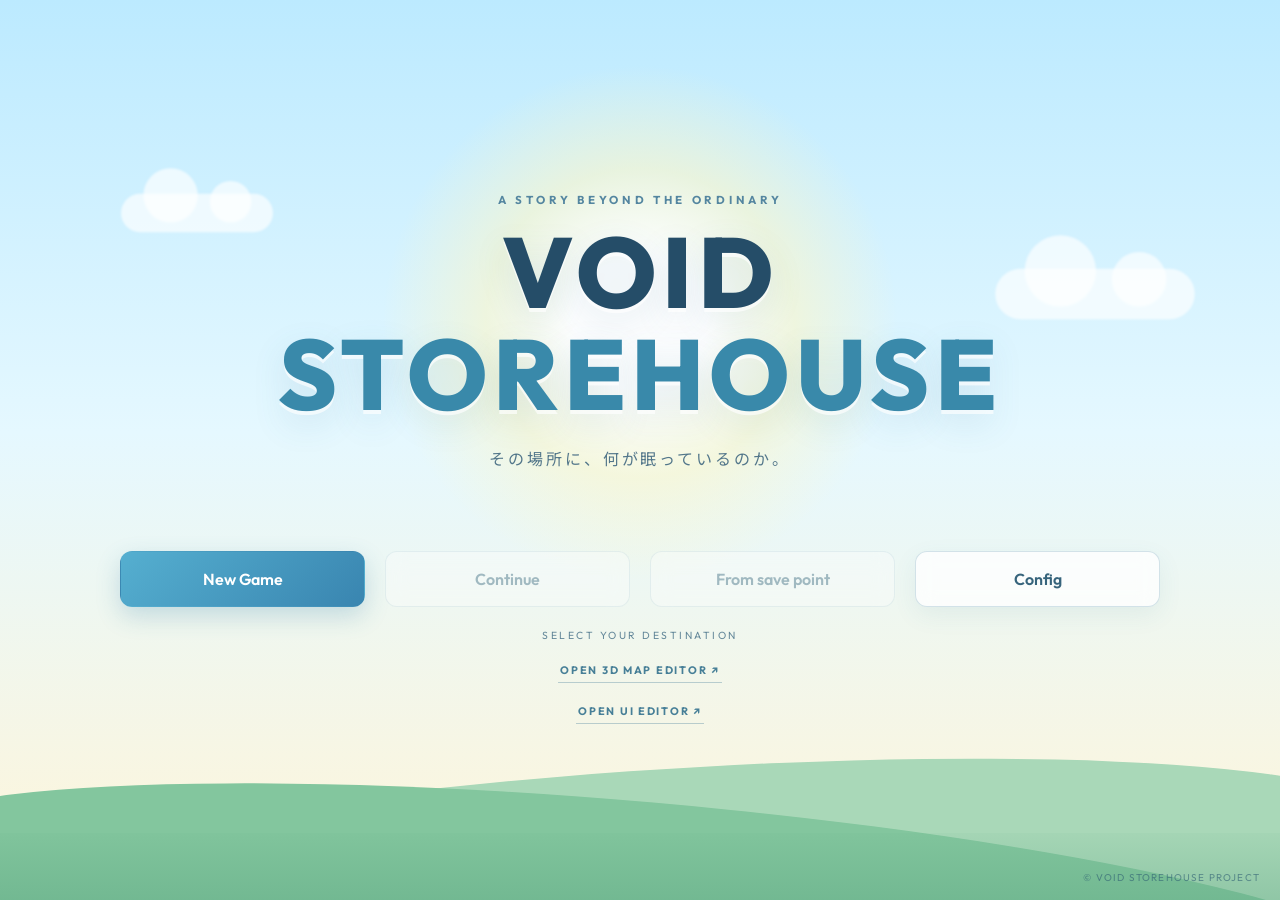
<file: index.html>
<!doctype html>
<html lang="ja">
<head>
  <meta charset="UTF-8">
  <meta name="viewport" content="width=device-width, initial-scale=1">
  <meta name="theme-color" content="#d9f3ff">
  <meta name="description" content="VOID STOREHOUSE - Horror game">
  <title>VOID STOREHOUSE</title>
  <link rel="stylesheet" href="./style.css">
  <script src="./main.js" defer></script>
</head>
<body>
  <main class="title-screen">
    <div class="sun-glow" aria-hidden="true"></div>
    <div class="cloud cloud-one" aria-hidden="true"></div>
    <div class="cloud cloud-two" aria-hidden="true"></div>
    <div class="landscape" aria-hidden="true">
      <div class="hill hill-back"></div>
      <div class="hill hill-front"></div>
      <div class="grass"></div>
    </div>

    <header class="brand">
      <p class="eyebrow">A STORY BEYOND THE ORDINARY</p>
      <h1>VOID <span>STOREHOUSE</span></h1>
      <p class="subtitle">その場所に、何が眠っているのか。</p>
    </header>

    <nav class="menu" aria-label="Main menu">
      <button class="menu-button primary" data-action="new-game">New Game</button>
      <button class="menu-button" data-action="continue">Continue</button>
      <button class="menu-button" data-action="save-point">From save point</button>
      <button class="menu-button" data-action="config">Config</button>
    </nav>

    <p class="menu-hint" id="menu-hint" aria-live="polite">SELECT YOUR DESTINATION</p>
    <a class="editor-link" href="./editor.html">OPEN 3D MAP EDITOR ↗</a>
    <a class="editor-link" href="./ui-editor.html">OPEN UI EDITOR ↗</a>
    <footer class="footer">© VOID STOREHOUSE PROJECT</footer>

    <section class="config-panel" id="config-panel" aria-label="Configuration" hidden>
      <div class="config-card">
        <button class="close-config" id="close-config" aria-label="Close">×</button>
        <p class="eyebrow">SETTINGS</p>
        <h2>Config</h2>
        <label class="volume-row" for="volume">
          <span>Master volume</span>
          <output id="volume-value">70%</output>
        </label>
        <input id="volume" type="range" min="0" max="100" value="70">
        <button class="menu-button primary config-close-button" id="config-done">Done</button>
      </div>
    </section>
  </main>
</body>
</html>
</file>
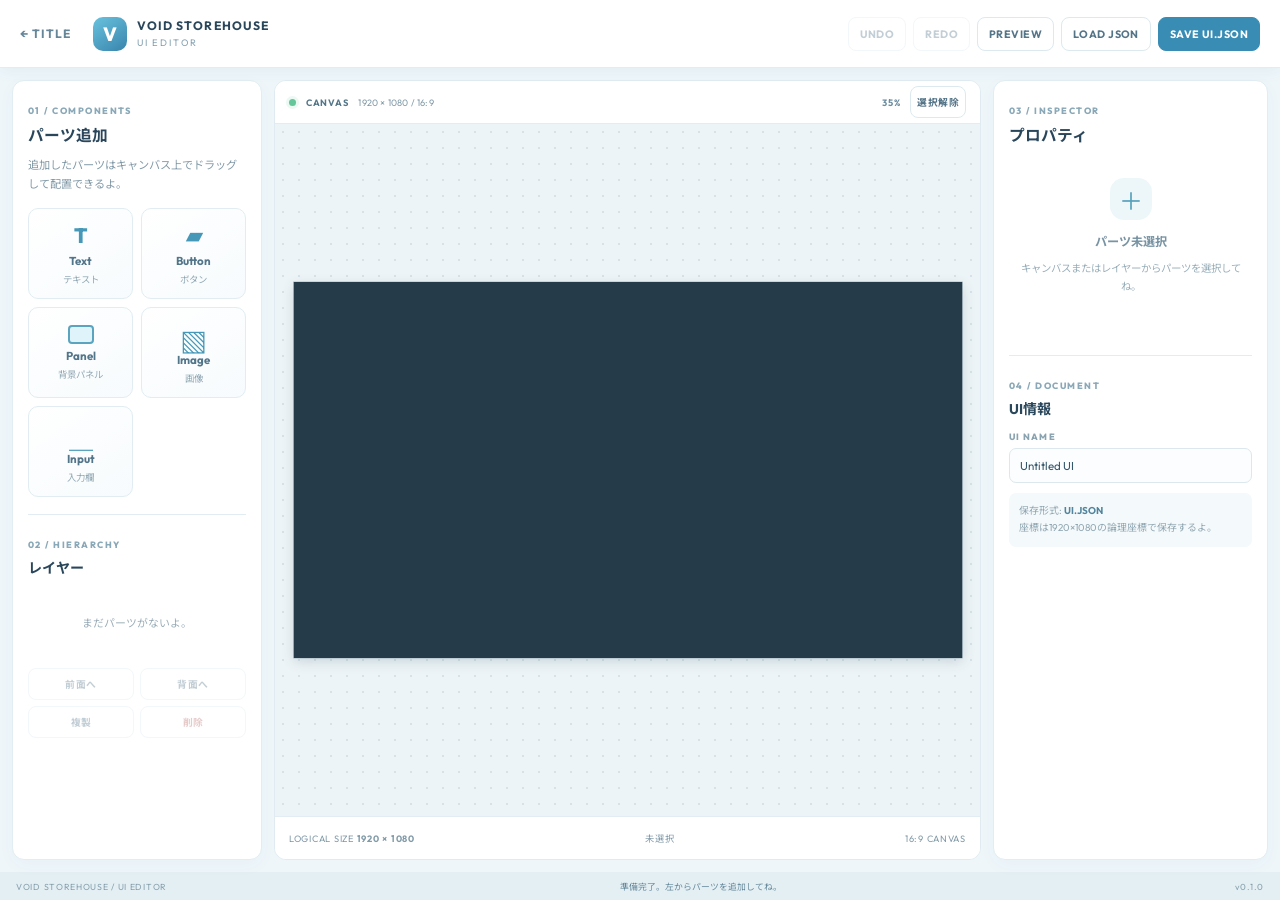
<file: ui-editor.html>
<!doctype html>
<html lang="ja">
<head>
  <meta charset="UTF-8">
  <meta name="viewport" content="width=device-width, initial-scale=1">
  <meta name="theme-color" content="#eaf7ff">
  <meta name="description" content="VOID STOREHOUSE UI Editor">
  <title>UI EDITOR | VOID STOREHOUSE</title>
  <link rel="stylesheet" href="./ui-editor.css">
  <script type="module" src="./ui-editor.js"></script>
</head>
<body>
  <header class="topbar">
    <a class="back-link" href="./index.html">← TITLE</a>
    <div class="brand"><span class="brand-mark">V</span><div><strong>VOID STOREHOUSE</strong><small>UI EDITOR</small></div></div>
    <div class="top-actions">
      <button id="undo-button" class="tool-button" disabled>UNDO</button>
      <button id="redo-button" class="tool-button" disabled>REDO</button>
      <button id="preview-button" class="tool-button">PREVIEW</button>
      <button id="load-button" class="tool-button">LOAD JSON</button>
      <button id="save-button" class="tool-button save">SAVE UI.JSON</button>
      <input id="file-input" type="file" accept=".json,application/json" hidden>
    </div>
  </header>

  <main class="workspace">
    <aside class="panel left-panel">
      <div class="panel-heading"><span>01 / COMPONENTS</span><h2>パーツ追加</h2></div>
      <p class="help">追加したパーツはキャンバス上でドラッグして配置できるよ。</p>
      <div class="component-grid">
        <button class="component-button" data-add="text"><span class="component-icon text-icon">T</span><b>Text</b><small>テキスト</small></button>
        <button class="component-button" data-add="button"><span class="component-icon button-icon">▰</span><b>Button</b><small>ボタン</small></button>
        <button class="component-button" data-add="panel"><span class="component-icon panel-icon"></span><b>Panel</b><small>背景パネル</small></button>
        <button class="component-button" data-add="image"><span class="component-icon image-icon">▧</span><b>Image</b><small>画像</small></button>
        <button class="component-button" data-add="input"><span class="component-icon input-icon">＿</span><b>Input</b><small>入力欄</small></button>
      </div>
      <div class="section-divider"></div>
      <div class="panel-heading compact"><span>02 / HIERARCHY</span><h2>レイヤー</h2></div>
      <div id="layer-list" class="layer-list"><p class="empty-list">まだパーツがないよ。</p></div>
      <div class="layer-actions">
        <button id="up-button" class="mini-button" disabled>前面へ</button>
        <button id="down-button" class="mini-button" disabled>背面へ</button>
        <button id="duplicate-button" class="mini-button" disabled>複製</button>
        <button id="delete-button" class="mini-button danger" disabled>削除</button>
      </div>
    </aside>

    <section class="canvas-area">
      <div class="canvas-toolbar">
        <div class="canvas-title"><span class="live-dot"></span><b>CANVAS</b><small>1920 × 1080 / 16:9</small></div>
        <div class="canvas-actions"><span id="zoom-label">FIT</span><button id="clear-selection" class="mini-button">選択解除</button></div>
      </div>
      <div class="canvas-stage-wrap" id="canvas-stage-wrap">
        <div id="canvas-stage" class="canvas-stage" aria-label="UI編集キャンバス"></div>
      </div>
      <div class="canvas-footer"><span>LOGICAL SIZE <b>1920 × 1080</b></span><span id="selection-label">未選択</span><span>16:9 CANVAS</span></div>
    </section>

    <aside class="panel right-panel">
      <div class="panel-heading"><span>03 / INSPECTOR</span><h2>プロパティ</h2></div>
      <div id="inspector-empty" class="inspector-empty"><span class="empty-mark">＋</span><b>パーツ未選択</b><p>キャンバスまたはレイヤーからパーツを選択してね。</p></div>
      <div id="inspector" hidden>
        <label class="field-label" for="prop-name">NAME</label>
        <input id="prop-name" class="text-input" type="text" maxlength="50">
        <label class="field-label" for="prop-content">TEXT / LABEL</label>
        <textarea id="prop-content" class="text-input content-input" rows="2"></textarea>
        <div class="section-divider"></div>
        <div class="field-heading"><b>POSITION</b><small>位置</small></div>
        <div class="number-grid">
          <label><span>X</span><input id="prop-x" type="number" step="1"></label>
          <label><span>Y</span><input id="prop-y" type="number" step="1"></label>
        </div>
        <div class="field-heading"><b>SIZE</b><small>サイズ</small></div>
        <div class="number-grid">
          <label><span>W</span><input id="prop-w" type="number" min="1" step="1"></label>
          <label><span>H</span><input id="prop-h" type="number" min="1" step="1"></label>
        </div>
        <div class="section-divider"></div>
        <label class="field-label" for="prop-color">TEXT COLOR</label>
        <div class="color-row"><input id="prop-color" type="color"><span id="prop-color-value"></span></div>
        <label class="field-label" for="prop-bg">BACKGROUND</label>
        <div class="color-row"><input id="prop-bg" type="color"><span id="prop-bg-value"></span></div>
        <div class="field-heading"><b>STYLE</b><small>表示設定</small></div>
        <div class="number-grid">
          <label><span>FONT SIZE</span><input id="prop-font" type="number" min="8" max="240" step="1"></label>
          <label><span>RADIUS</span><input id="prop-radius" type="number" min="0" max="200" step="1"></label>
        </div>
        <label class="field-label" for="prop-align">TEXT ALIGN</label>
        <select id="prop-align" class="text-input">
          <option value="left">左</option><option value="center">中央</option><option value="right">右</option>
        </select>
        <label class="field-label" for="prop-image">IMAGE URL</label>
        <input id="prop-image" class="text-input" type="url" placeholder="https://...">
        <p class="inspector-tip">画像以外のパーツでは、未使用の項目は無視されるよ。</p>
      </div>
      <div class="section-divider"></div>
      <div class="panel-heading compact"><span>04 / DOCUMENT</span><h2>UI情報</h2></div>
      <label class="field-label" for="document-name">UI NAME</label>
      <input id="document-name" class="text-input" type="text" value="Untitled UI" maxlength="60">
      <p class="format-note">保存形式: <b>UI.JSON</b><br>座標は1920×1080の論理座標で保存するよ。</p>
    </aside>
  </main>
  <footer class="statusbar"><span>VOID STOREHOUSE / UI EDITOR</span><span id="status-message">準備完了。左からパーツを追加してね。</span><span>v0.1.0</span></footer>
</body>
</html>
</file>
<file: style.css>
@import url('https://fonts.googleapis.com/css2?family=Outfit:wght@400;500;600;700;800&family=Noto+Sans+JP:wght@400;500;700&display=swap');

:root {
  color-scheme: light;
  --ink: #24415a;
  --blue: #3f8fb8;
  --blue-deep: #286b91;
  --paper: rgba(255, 255, 255, .78);
}

* { box-sizing: border-box; }

html, body {
  width: 100%;
  min-width: 320px;
  min-height: 100%;
  margin: 0;
}

body {
  font-family: 'Outfit', 'Noto Sans JP', sans-serif;
  color: var(--ink);
}

button, input { font: inherit; }

.title-screen {
  position: relative;
  isolation: isolate;
  display: flex;
  min-height: 100svh;
  overflow: hidden;
  flex-direction: column;
  align-items: center;
  justify-content: center;
  padding: 54px 28px 38px;
  background:
    linear-gradient(180deg, #bceaff 0%, #e5f8ff 48%, #fff5d8 100%);
}

.sun-glow {
  position: absolute;
  z-index: -2;
  top: 7%;
  left: 50%;
  width: min(48vw, 520px);
  aspect-ratio: 1;
  transform: translateX(-50%);
  border-radius: 50%;
  background: radial-gradient(circle, rgba(255,255,255,.95) 0 18%, rgba(255,246,196,.55) 42%, transparent 70%);
}

.cloud {
  position: absolute;
  z-index: -1;
  width: 190px;
  height: 48px;
  border-radius: 50px;
  background: rgba(255,255,255,.66);
  filter: blur(1px);
}
.cloud::before, .cloud::after {
  content: "";
  position: absolute;
  bottom: 12px;
  border-radius: 50%;
  background: inherit;
}
.cloud::before { left: 28px; width: 68px; height: 68px; }
.cloud::after { right: 27px; width: 52px; height: 52px; }
.cloud-one { top: 21%; left: 8%; transform: scale(.8); }
.cloud-two { top: 30%; right: 7%; transform: scale(1.05); }

.landscape {
  position: absolute;
  z-index: -1;
  right: 0;
  bottom: 0;
  left: 0;
  height: 34%;
  overflow: hidden;
}
.hill {
  position: absolute;
  right: -10%;
  bottom: -48%;
  left: -10%;
  height: 100%;
  border-radius: 50% 50% 0 0 / 35% 35% 0 0;
}
.hill-back { bottom: -58%; background: #a9d8b8; transform: rotate(-4deg); }
.hill-front { bottom: -68%; background: #83c69e; transform: rotate(5deg); }
.grass {
  position: absolute;
  right: 0;
  bottom: 0;
  left: 0;
  height: 22%;
  background: linear-gradient(180deg, rgba(78,160,119,.05), rgba(55,137,103,.22));
}

.brand {
  width: min(100%, 900px);
  margin: 0 auto clamp(54px, 9vh, 100px);
  text-align: center;
  animation: appear .9s ease both;
}
.eyebrow {
  margin: 0 0 14px;
  color: #5486a0;
  font-size: .72rem;
  font-weight: 700;
  letter-spacing: .32em;
}
h1 {
  margin: 0;
  color: #254d68;
  font-size: clamp(2.5rem, 8vw, 6.2rem);
  font-weight: 800;
  letter-spacing: .055em;
  line-height: 1.02;
  text-shadow: 0 4px 0 rgba(255,255,255,.65), 0 12px 35px rgba(61,119,148,.14);
}
h1 span { color: #3989aa; }
.subtitle {
  margin: 22px 0 0;
  color: #52768a;
  font-family: 'Noto Sans JP', sans-serif;
  font-size: clamp(.8rem, 1.6vw, 1rem);
  letter-spacing: .18em;
}

.menu {
  display: flex;
  width: min(100%, 1040px);
  justify-content: center;
  align-items: stretch;
  gap: clamp(9px, 1.7vw, 20px);
  animation: appear 1s .15s ease both;
}
.menu-button {
  position: relative;
  min-width: 0;
  flex: 1 1 0;
  padding: 17px 12px;
  border: 1px solid rgba(65,128,158,.22);
  border-radius: 12px;
  color: #37647c;
  background: var(--paper);
  box-shadow: 0 8px 24px rgba(55,112,140,.08);
  font-size: clamp(.75rem, 1.45vw, 1rem);
  font-weight: 600;
  cursor: pointer;
  transition: transform .2s ease, background .2s ease, box-shadow .2s ease;
  backdrop-filter: blur(10px);
}
.menu-button:hover:not(:disabled), .menu-button:focus-visible {
  transform: translateY(-5px);
  background: #fff;
  box-shadow: 0 14px 28px rgba(55,112,140,.16);
  outline: none;
}
.menu-button.primary {
  border-color: transparent;
  color: white;
  background: linear-gradient(135deg, #55afd0, #3985b0);
  box-shadow: 0 9px 24px rgba(49,126,166,.24);
}
.menu-button.primary:hover { background: linear-gradient(135deg, #65bfdf, #438fb9); }
.menu-button:disabled {
  opacity: .42;
  cursor: not-allowed;
  box-shadow: none;
}

.menu-hint {
  min-height: 1em;
  margin: 22px 0 0;
  color: #64889a;
  font-size: .65rem;
  letter-spacing: .24em;
  text-align: center;
}
.footer {
  position: absolute;
  right: 20px;
  bottom: 16px;
  color: rgba(43,91,113,.6);
  font-size: .62rem;
  letter-spacing: .12em;
}

.config-panel {
  position: fixed;
  z-index: 5;
  inset: 0;
  display: grid;
  place-items: center;
  padding: 20px;
  background: rgba(29,67,88,.28);
  backdrop-filter: blur(8px);
}
.config-panel[hidden] { display: none; }
.config-card {
  position: relative;
  width: min(100%, 420px);
  padding: 38px;
  border: 1px solid rgba(255,255,255,.8);
  border-radius: 20px;
  background: rgba(255,255,255,.94);
  box-shadow: 0 25px 70px rgba(25,73,100,.2);
}
.config-card h2 { margin: 0 0 28px; font-size: 2rem; }
.close-config {
  position: absolute;
  top: 12px;
  right: 16px;
  border: 0;
  color: #638195;
  background: transparent;
  font-size: 1.8rem;
  cursor: pointer;
}
.volume-row { display: flex; justify-content: space-between; margin-bottom: 12px; font-size: .9rem; }
#volume { width: 100%; accent-color: var(--blue); }
.config-close-button { width: 100%; margin-top: 28px; }

@keyframes appear {
  from { opacity: 0; transform: translateY(14px); }
  to { opacity: 1; transform: translateY(0); }
}

@media (max-width: 640px) {
  .title-screen { justify-content: center; padding-inline: 18px; }
  .brand { margin-bottom: 48px; }
  .menu { display: grid; grid-template-columns: repeat(2, minmax(0, 1fr)); gap: 10px; }
  .menu-button { min-height: 58px; padding: 12px 8px; }
  .cloud-one { left: -45px; }
  .cloud-two { right: -55px; }
  .footer { right: 0; left: 0; text-align: center; }
}
@media (prefers-reduced-motion: reduce) {
  *, *::before, *::after { animation-duration: .01ms !important; transition-duration: .01ms !important; }
}


.editor-link {
  margin-top: 16px;
  color: #477f97;
  font-size: .68rem;
  font-weight: 700;
  letter-spacing: .16em;
  text-decoration: none;
  border-bottom: 1px solid rgba(71,127,151,.35);
  padding: 5px 2px;
  transition: color .2s ease, border-color .2s ease;
}
.editor-link:hover { color: #286b91; border-color: #286b91; }
</file>
<file: ui-editor.css>
@import url('https://fonts.googleapis.com/css2?family=Outfit:wght@400;500;600;700;800&family=Noto+Sans+JP:wght@400;500;700&display=swap');
:root{color-scheme:light;--ink:#29465b;--muted:#7893a3;--blue:#398db5;--line:#e1edf2;--panel:#fff}
*{box-sizing:border-box}
html,body{margin:0;width:100%;min-width:320px;height:100%;font-family:'Outfit','Noto Sans JP',sans-serif;color:var(--ink);background:#eef6fa}
button,input,textarea,select{font:inherit}
button{cursor:pointer}
.topbar{height:68px;display:flex;align-items:center;gap:22px;padding:0 20px;background:#fff;border-bottom:1px solid var(--line);box-shadow:0 3px 14px #376b8410;position:relative;z-index:2}
.back-link{color:#66869a;text-decoration:none;font-size:.75rem;font-weight:700;letter-spacing:.08em;white-space:nowrap}
.brand{display:flex;align-items:center;gap:10px;min-width:180px}
.brand-mark{display:grid;place-items:center;width:34px;height:34px;border-radius:10px;background:linear-gradient(145deg,#69c2dd,#3984ad);color:white;font-weight:800;font-size:1.2rem}
.brand strong,.brand small{display:block;line-height:1.2}.brand strong{font-size:.76rem;letter-spacing:.09em}.brand small{font-size:.59rem;color:#83a1b1;letter-spacing:.2em;margin-top:3px}
.top-actions{display:flex;align-items:center;justify-content:flex-end;gap:7px;margin-left:auto}
.tool-button,.mini-button{border:1px solid #dce9ef;border-radius:8px;padding:9px 11px;color:#547488;background:#fff;font-size:.67rem;font-weight:700;letter-spacing:.04em;white-space:nowrap}
.tool-button:hover,.mini-button:hover:not(:disabled){background:#f2f9fc;border-color:#a9cfdf}
.tool-button.save{background:#398db5;color:white;border-color:#398db5}.tool-button.save:hover{background:#2e789c}
button:disabled{opacity:.35;cursor:not-allowed}
.workspace{height:calc(100% - 96px);min-height:480px;display:grid;grid-template-columns:250px minmax(320px,1fr) 275px;gap:12px;padding:12px}
.panel{background:var(--panel);border:1px solid var(--line);border-radius:12px;padding:17px 15px;min-height:0;overflow:auto;box-shadow:0 5px 18px #376b8408}
.panel-heading span{font-size:.57rem;font-weight:800;letter-spacing:.16em;color:#8aa8b7}.panel-heading h2{font-size:.98rem;margin:5px 0 0}.panel-heading.compact h2{font-size:.88rem}
.help{font-size:.7rem;line-height:1.7;color:#8199a7;margin:10px 0 14px}
.component-grid{display:grid;grid-template-columns:repeat(2,minmax(0,1fr));gap:8px}
.component-button{min-height:91px;display:flex;flex-direction:column;align-items:center;justify-content:center;gap:4px;border:1px solid #e1edf2;border-radius:10px;background:linear-gradient(145deg,#fff,#f7fbfd);color:#52758a}
.component-button:hover{border-color:#91c8dc;background:#f0faff;transform:translateY(-1px)}
.component-button b{font-size:.72rem}.component-button small{font-size:.59rem;color:#91a8b4}
.component-icon{height:27px;display:grid;place-items:center;color:#4598b8;font-weight:800;font-size:1.3rem}
.panel-icon{width:26px;height:19px;border:2px solid #5aa4c0;border-radius:4px;background:#dff3fa}
.image-icon{font-size:1.7rem}.button-icon{font-size:1.3rem}.input-icon{font-size:1.5rem}
.section-divider{height:1px;background:var(--line);margin:17px 0}
.layer-list{display:flex;flex-direction:column;gap:5px;margin-top:11px;min-height:70px}
.layer-item{display:flex;align-items:center;gap:8px;width:100%;padding:9px 8px;border:1px solid transparent;border-radius:7px;text-align:left;background:#f7fafc;color:#5d7b8e;font-size:.68rem}
.layer-item.active{background:#eaf7fc;border-color:#a9d5e4;color:#286e8e}
.layer-symbol{width:23px;height:23px;display:grid;place-items:center;border-radius:6px;background:#e1f0f5;color:#438eaa;font-weight:800}
.layer-name{overflow:hidden;text-overflow:ellipsis;white-space:nowrap;flex:1}
.layer-type{font-size:.52rem;color:#9bb0ba}
.empty-list{font-size:.68rem;color:#9aadb7;text-align:center;padding:15px 4px}
.layer-actions{display:grid;grid-template-columns:repeat(2,1fr);gap:6px;margin-top:10px}
.mini-button{padding:8px 6px;font-size:.61rem}
.mini-button.danger{color:#bd6c6c}
.canvas-area{display:flex;flex-direction:column;min-width:0;min-height:0;background:#f8fbfd;border:1px solid #dfebf0;border-radius:12px;overflow:hidden}
.canvas-toolbar,.canvas-footer{height:43px;flex:none;display:flex;align-items:center;justify-content:space-between;padding:0 14px;background:#fff;color:#829ba9;font-size:.58rem;letter-spacing:.08em}
.canvas-toolbar{border-bottom:1px solid var(--line)}.canvas-footer{border-top:1px solid var(--line)}
.canvas-title,.canvas-actions{display:flex;align-items:center;gap:10px}.canvas-title b{color:#55778a}.canvas-title small{font-size:.58rem;letter-spacing:.02em}.live-dot{width:7px;height:7px;border-radius:50%;background:#65c59b;box-shadow:0 0 0 3px #65c59b20}
.canvas-actions #zoom-label{font-weight:700;color:#6b8da0}
.canvas-stage-wrap{position:relative;display:flex;align-items:center;justify-content:center;flex:1;min-height:0;overflow:hidden;padding:18px;background-color:#edf4f7;background-image:radial-gradient(#d5e3e9 1px,transparent 1px);background-size:16px 16px}
.canvas-stage{position:relative;flex:none;width:1920px;height:1080px;overflow:hidden;transform-origin:center center;background:#263b4a;box-shadow:0 12px 35px #29485d30;outline:1px solid #c4d9e2;user-select:none}
.canvas-stage.preview-mode .ui-element{outline:none!important}
.canvas-stage.preview-mode .ui-element.selected{outline:none}
.ui-element{position:absolute;box-sizing:border-box;display:flex;align-items:center;justify-content:flex-start;overflow:hidden;white-space:pre-wrap;overflow-wrap:anywhere;cursor:move;user-select:none}
.ui-element.selected{outline:3px solid #35a8d2!important;outline-offset:2px}
.ui-element.type-text{background:transparent}.ui-element.type-button{justify-content:center;cursor:move}.ui-element.type-panel{background:#ffffff20}.ui-element.type-image{background:#dce9ee}.ui-element.type-input{background:#fff;color:#78909c;border:2px solid #b8cbd5}
.ui-element img{width:100%;height:100%;object-fit:cover;pointer-events:none}
.resize-handle{position:absolute;right:0;bottom:0;width:16px;height:16px;border:2px solid white;border-radius:4px;background:#2699c4;cursor:nwse-resize;display:none}
.ui-element.selected .resize-handle{display:block}
.inspector-empty{display:flex;flex-direction:column;align-items:center;text-align:center;padding:32px 8px;color:#7893a3}
.empty-mark{display:grid;place-items:center;width:42px;height:42px;border-radius:14px;background:#edf7fa;color:#54a0bb;font-size:1.5rem;margin-bottom:12px}
.inspector-empty b{font-size:.76rem}.inspector-empty p{font-size:.65rem;line-height:1.7;color:#98aeb9}
.field-label{display:block;margin:13px 0 6px;color:#8aa3b0;font-size:.57rem;font-weight:800;letter-spacing:.12em}
.text-input{width:100%;border:1px solid #dce8ed;border-radius:7px;padding:9px 10px;background:#fbfdfe;color:#35566b;font-size:.72rem;outline:none}
.text-input:focus,.number-grid input:focus{border-color:#82bfd4;box-shadow:0 0 0 3px #82bfd420}
.content-input{resize:vertical;min-height:54px}
.field-heading{display:flex;align-items:center;justify-content:space-between;margin:14px 0 7px}.field-heading b{font-size:.62rem;letter-spacing:.1em;color:#607f91}.field-heading small{font-size:.6rem;color:#9aafb9}
.number-grid{display:grid;grid-template-columns:repeat(2,minmax(0,1fr));gap:7px}
.number-grid label{display:flex;align-items:center;gap:5px;min-width:0}.number-grid label span{width:48px;color:#8aa3b0;font-size:.57rem;font-weight:700}
.number-grid input{width:100%;min-width:0;border:1px solid #dce8ed;border-radius:6px;padding:7px 5px;color:#45677a;background:#fbfdfe;font-size:.68rem;outline:none}
.color-row{display:flex;align-items:center;gap:9px}.color-row input{width:34px;height:28px;border:1px solid #dce8ed;border-radius:6px;background:white;padding:2px}.color-row span{font-size:.65rem;color:#6e8b9b}
.inspector-tip,.format-note{font-size:.62rem;line-height:1.7;color:#91a7b2}
.format-note{padding:10px;border-radius:7px;background:#f4f9fb}.format-note b{color:#52859d}
.statusbar{height:28px;display:flex;align-items:center;justify-content:space-between;padding:0 16px;background:#e4eff4;color:#88a1ad;font-size:.55rem;letter-spacing:.08em}
.statusbar span:nth-child(2){color:#66899b;letter-spacing:0}
@media(max-width:1100px){.workspace{grid-template-columns:210px minmax(280px,1fr)}.right-panel{grid-column:1/-1;display:grid;grid-template-columns:1fr 1fr;gap:0 18px}.right-panel>.panel-heading:first-child,.right-panel>#inspector-empty,.right-panel>#inspector{grid-column:1}.right-panel>.section-divider,.right-panel>.panel-heading.compact,.right-panel>#document-name,.right-panel>.field-label[for=document-name],.right-panel>.format-note{grid-column:2}.right-panel>.panel-heading.compact{grid-row:1}.workspace{height:auto;min-height:calc(100% - 96px)}.canvas-area{min-height:540px}}
@media(max-width:700px){html,body{height:auto;min-height:100%}.topbar{height:auto;min-height:64px;flex-wrap:wrap;padding:10px;gap:10px}.brand{min-width:0}.top-actions{width:100%;justify-content:flex-start;overflow-x:auto}.workspace{display:flex;flex-direction:column;height:auto;padding:8px}.left-panel,.right-panel{overflow:visible}.canvas-area{min-height:380px}.canvas-stage-wrap{min-height:300px;padding:8px}.right-panel{display:block}.right-panel>*{grid-column:auto!important;grid-row:auto!important}.statusbar{gap:8px;font-size:.48rem}.statusbar span:first-child{display:none}.canvas-footer{font-size:.48rem}}
</file>
